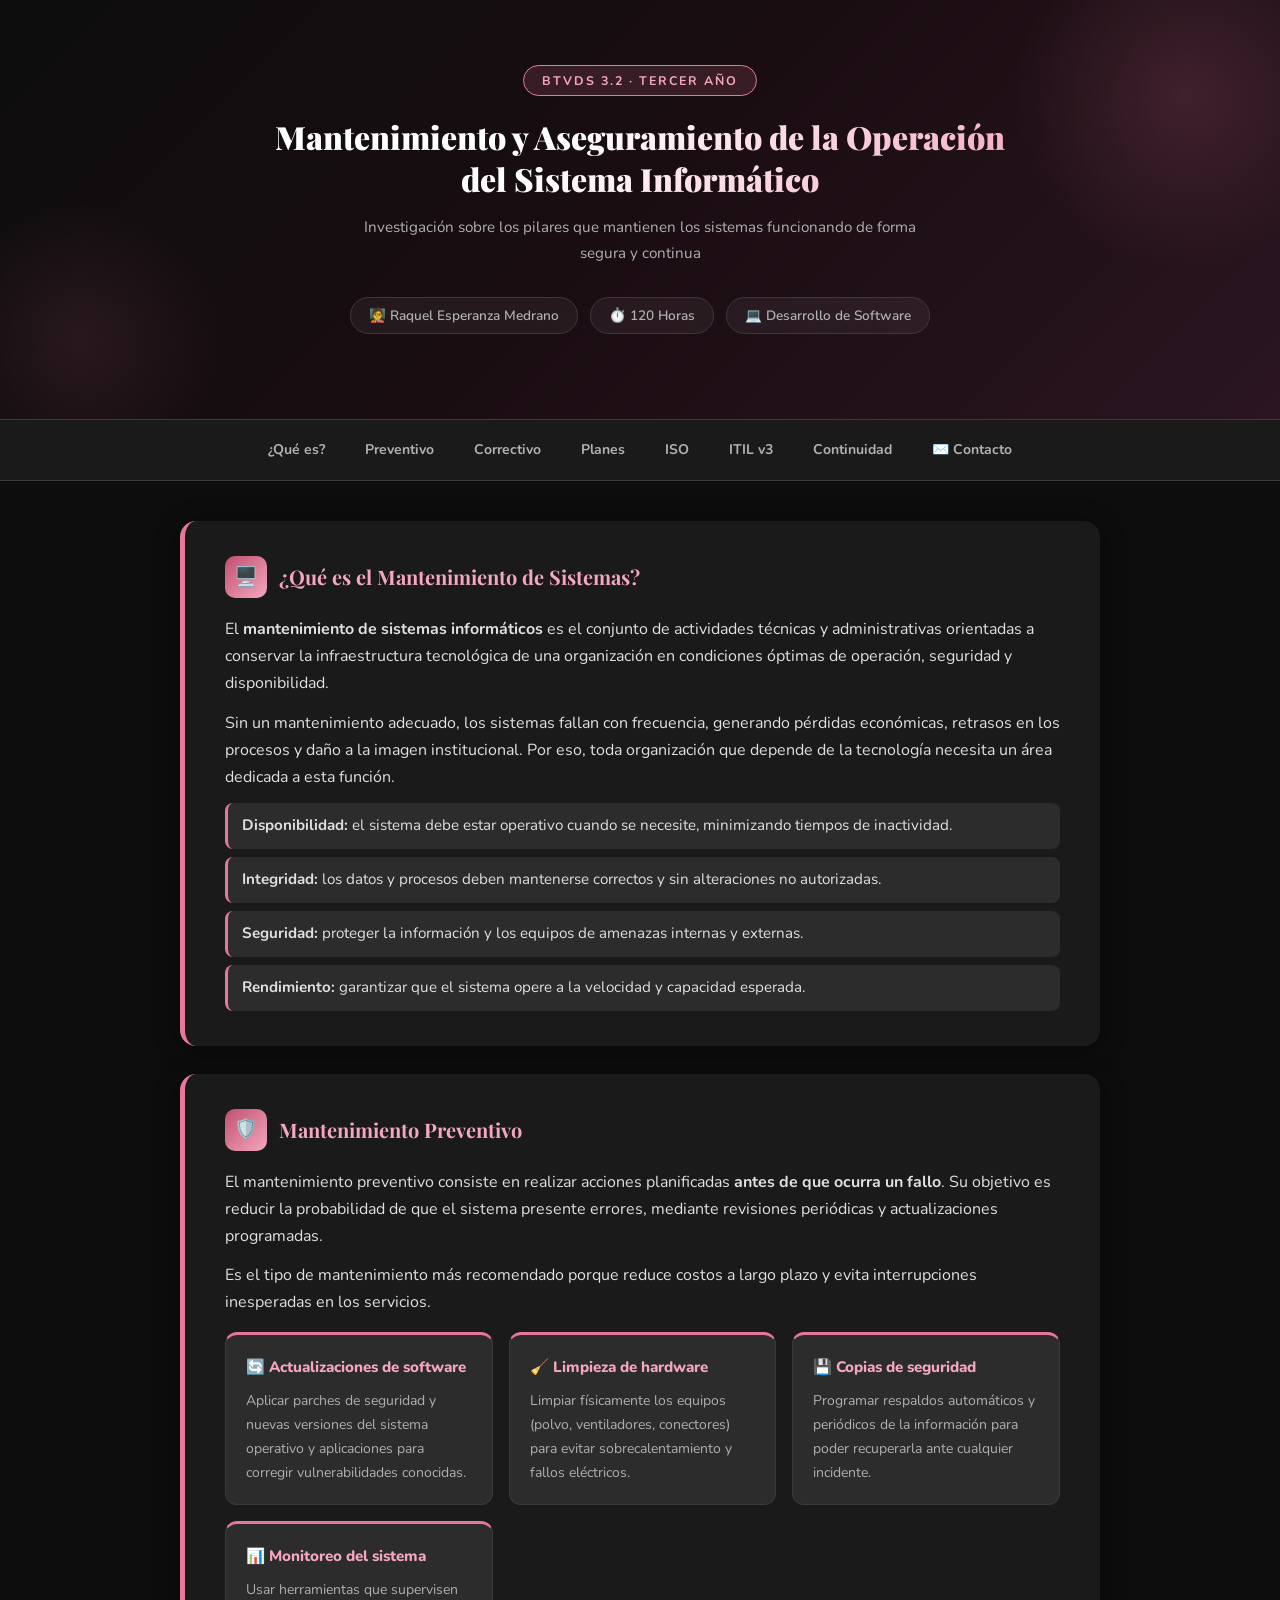
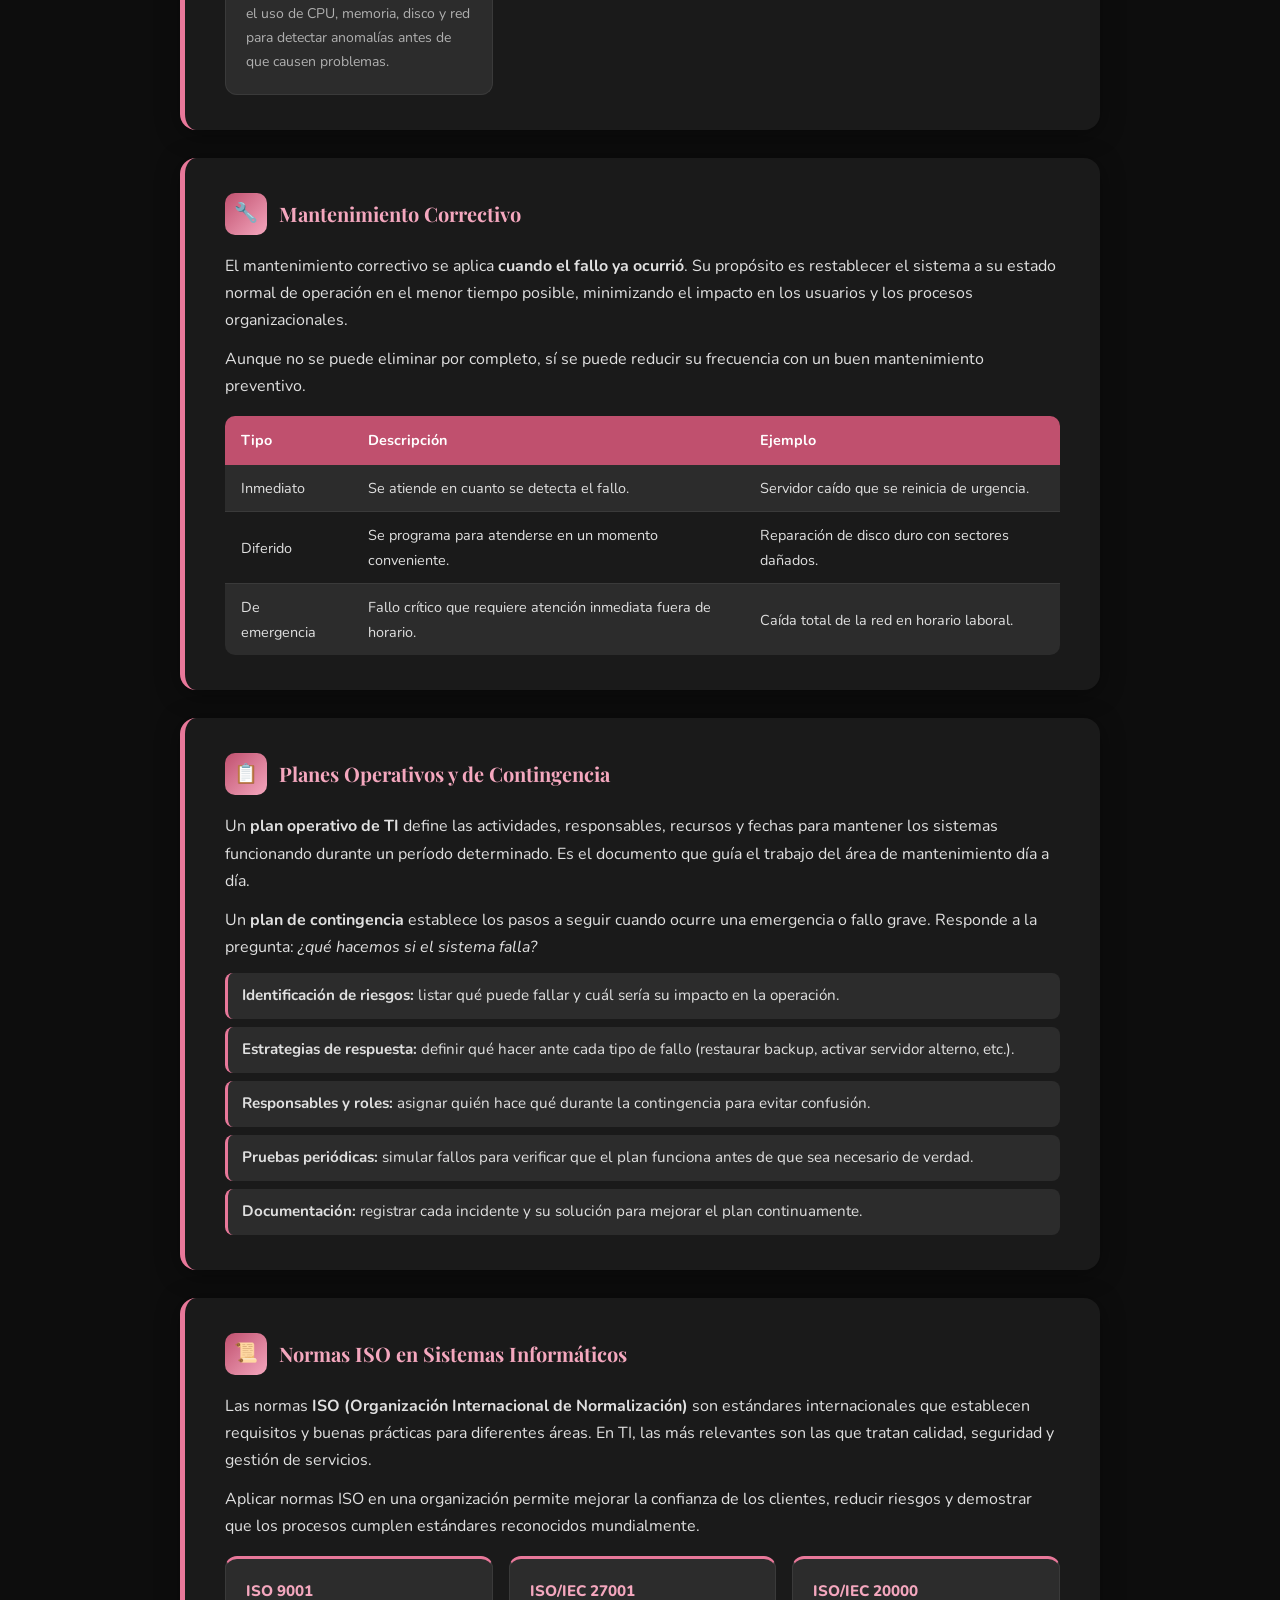
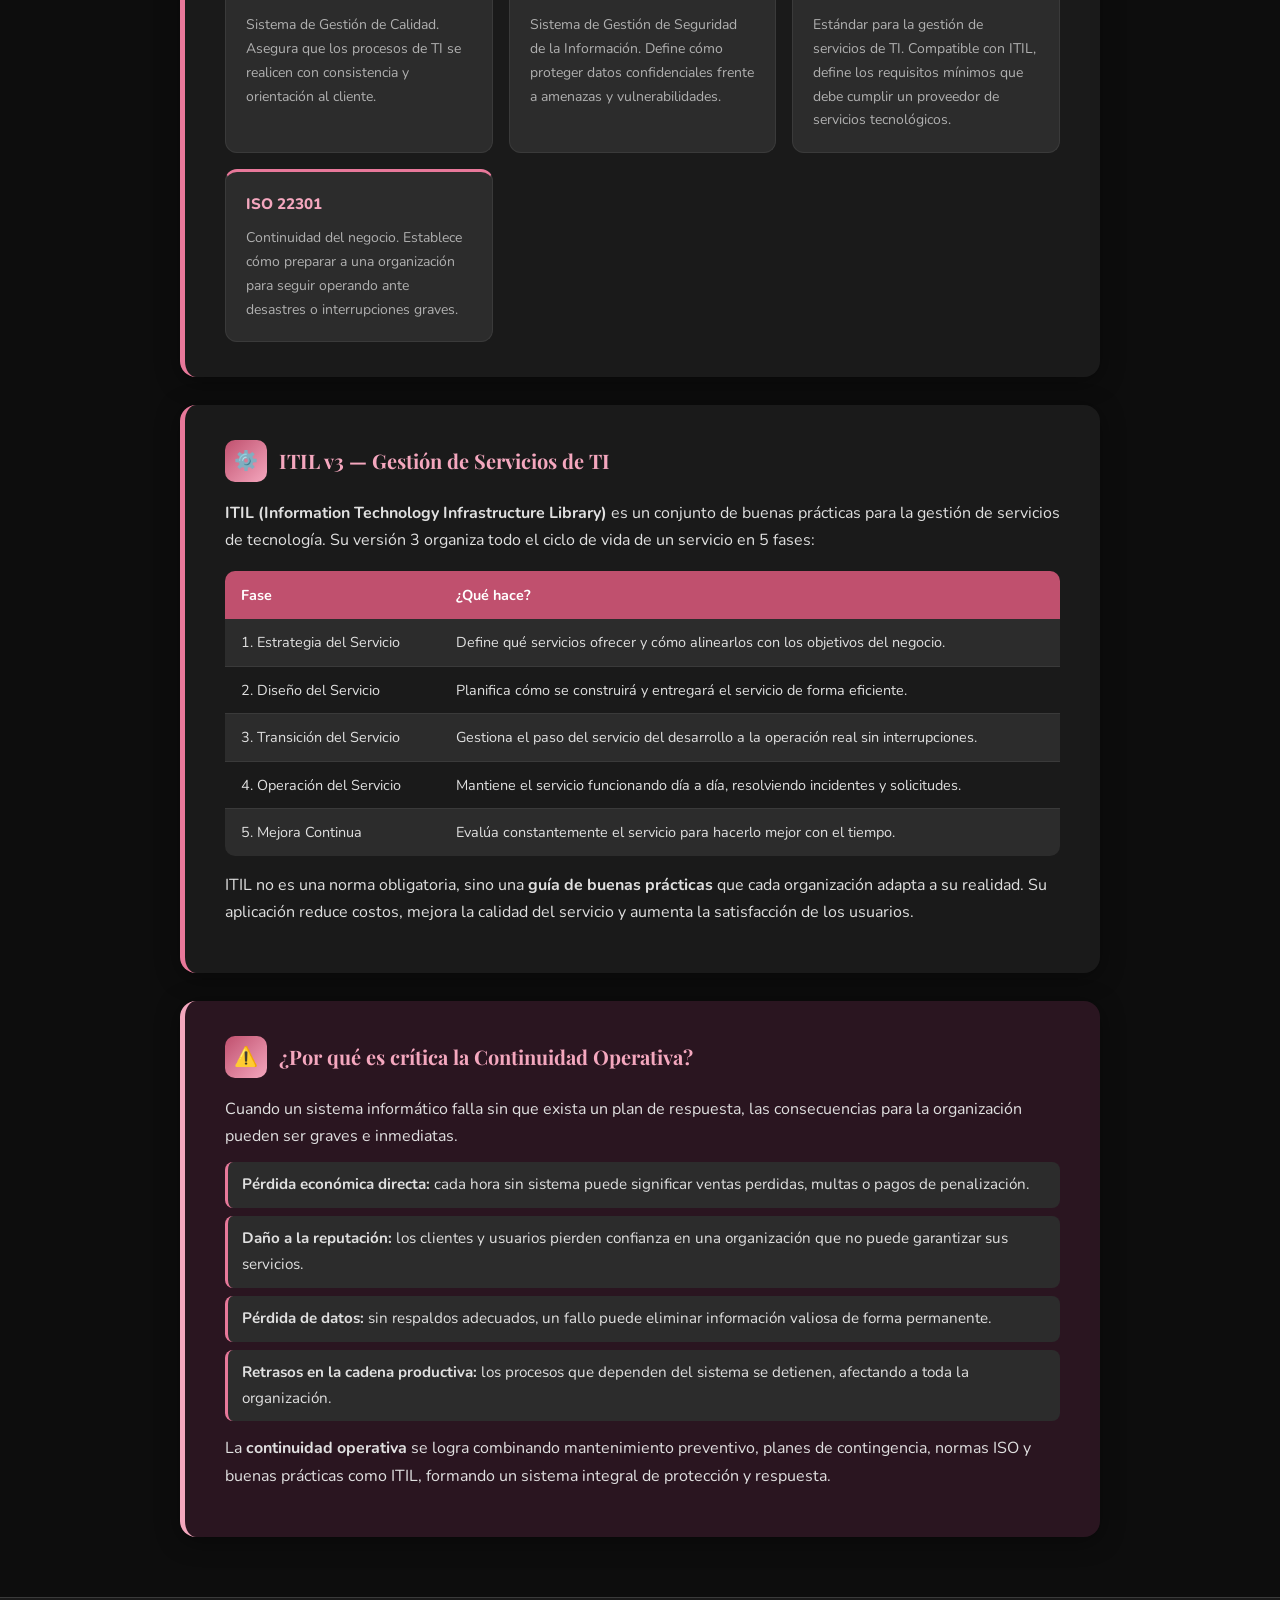
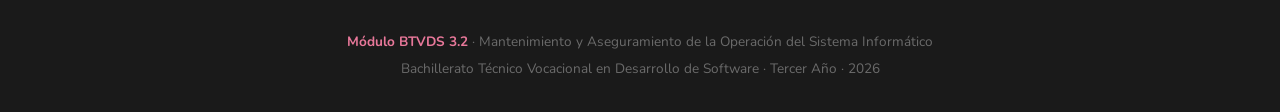
<file: index.html>
<!DOCTYPE html>
<html lang="es">

<head>
  <meta charset="UTF-8">
  <!-- charset: permite tildes y caracteres especiales -->

  <meta name="viewport" content="width=device-width, initial-scale=1.0">
  <!-- viewport: adapta la página a celulares y tablets -->

  <title>Módulo 3.2 - Mantenimiento de Sistemas Informáticos</title>
  <!-- title: texto que aparece en la pestaña del navegador -->

  <link rel="stylesheet" href="style.css">
  <!-- link: conecta este HTML con los estilos del archivo style.css -->
</head>

<body>

  <!-- HEADER: bloque principal de presentación con gradiente definido en style.css -->
  <header>
    <div class="header-badge">BTVDS 3.2 · Tercer Año</div>
    <h1>Mantenimiento y Aseguramiento de la Operación del Sistema Informático</h1>
    <p class="subtitulo">Investigación sobre los pilares que mantienen los sistemas funcionando de forma segura y continua</p>
    <div class="header-datos">
      <span>🧑‍🏫 Raquel Esperanza Medrano</span>
      <span>⏱️ 120 Horas</span>
      <span>💻 Desarrollo de Software</span>
    </div>
  </header>

  <!-- NAV: menú de navegación fijo  — cada href apunta al id de una sección -->
  <nav>
    <a href="#intro">¿Qué es?</a>
    <a href="#preventivo">Preventivo</a>
    <a href="#correctivo">Correctivo</a>
    <a href="#planes">Planes</a>
    <a href="#iso">ISO</a>
    <a href="#itil">ITIL v3</a>
    <a href="#continuidad">Continuidad</a>
    <!-- href="contacto.html": abre la página de contacto -->
    <a href="contacto.html">✉️ Contacto</a>
  </nav>

  <main>

    <!-- ══════════════════════════════════════════
         SECCIÓN 1: Introducción al mantenimiento
         ══════════════════════════════════════════ -->
    <section id="intro">
      <div class="section-header">
        <div class="section-icon">🖥️</div>
        <h2>¿Qué es el Mantenimiento de Sistemas?</h2>
      </div>
      <p>El <strong>mantenimiento de sistemas informáticos</strong> es el conjunto de actividades técnicas y administrativas orientadas a conservar la infraestructura tecnológica de una organización en condiciones óptimas de operación, seguridad y disponibilidad.</p>
      <p>Sin un mantenimiento adecuado, los sistemas fallan con frecuencia, generando pérdidas económicas, retrasos en los procesos y daño a la imagen institucional. Por eso, toda organización que depende de la tecnología necesita un área dedicada a esta función.</p>

      <ul>
        <li><strong>Disponibilidad:</strong> el sistema debe estar operativo cuando se necesite, minimizando tiempos de inactividad.</li>
        <li><strong>Integridad:</strong> los datos y procesos deben mantenerse correctos y sin alteraciones no autorizadas.</li>
        <li><strong>Seguridad:</strong> proteger la información y los equipos de amenazas internas y externas.</li>
        <li><strong>Rendimiento:</strong> garantizar que el sistema opere a la velocidad y capacidad esperada.</li>
      </ul>
    </section>


    <!-- ══════════════════════════════════════════
         SECCIÓN 2: Mantenimiento Preventivo
         ══════════════════════════════════════════ -->
    <section id="preventivo">
      <div class="section-header">
        <div class="section-icon">🛡️</div>
        <h2>Mantenimiento Preventivo</h2>
      </div>
      <p>El mantenimiento preventivo consiste en realizar acciones planificadas <strong>antes de que ocurra un fallo</strong>. Su objetivo es reducir la probabilidad de que el sistema presente errores, mediante revisiones periódicas y actualizaciones programadas.</p>
      <p>Es el tipo de mantenimiento más recomendado porque reduce costos a largo plazo y evita interrupciones inesperadas en los servicios.</p>

      <div class="tarjetas">
        <div class="tarjeta">
          <h3>🔄 Actualizaciones de software</h3>
          <p>Aplicar parches de seguridad y nuevas versiones del sistema operativo y aplicaciones para corregir vulnerabilidades conocidas.</p>
        </div>
        <div class="tarjeta">
          <h3>🧹 Limpieza de hardware</h3>
          <p>Limpiar físicamente los equipos (polvo, ventiladores, conectores) para evitar sobrecalentamiento y fallos eléctricos.</p>
        </div>
        <div class="tarjeta">
          <h3>💾 Copias de seguridad</h3>
          <p>Programar respaldos automáticos y periódicos de la información para poder recuperarla ante cualquier incidente.</p>
        </div>
        <div class="tarjeta">
          <h3>📊 Monitoreo del sistema</h3>
          <p>Usar herramientas que supervisen el uso de CPU, memoria, disco y red para detectar anomalías antes de que causen problemas.</p>
        </div>
      </div>
    </section>


    <!-- ══════════════════════════════════════════
         SECCIÓN 3: Mantenimiento Correctivo
         ══════════════════════════════════════════ -->
    <section id="correctivo">
      <div class="section-header">
        <div class="section-icon">🔧</div>
        <h2>Mantenimiento Correctivo</h2>
      </div>
      <p>El mantenimiento correctivo se aplica <strong>cuando el fallo ya ocurrió</strong>. Su propósito es restablecer el sistema a su estado normal de operación en el menor tiempo posible, minimizando el impacto en los usuarios y los procesos organizacionales.</p>
      <p>Aunque no se puede eliminar por completo, sí se puede reducir su frecuencia con un buen mantenimiento preventivo.</p>

      <table>
        <tr>
          <th>Tipo</th>
          <th>Descripción</th>
          <th>Ejemplo</th>
        </tr>
        <tr>
          <td>Inmediato</td>
          <td>Se atiende en cuanto se detecta el fallo.</td>
          <td>Servidor caído que se reinicia de urgencia.</td>
        </tr>
        <tr>
          <td>Diferido</td>
          <td>Se programa para atenderse en un momento conveniente.</td>
          <td>Reparación de disco duro con sectores dañados.</td>
        </tr>
        <tr>
          <td>De emergencia</td>
          <td>Fallo crítico que requiere atención inmediata fuera de horario.</td>
          <td>Caída total de la red en horario laboral.</td>
        </tr>
      </table>
    </section>


    <!-- ══════════════════════════════════════════
         SECCIÓN 4: Planes Operativos y Contingenciales
         ══════════════════════════════════════════ -->
    <section id="planes">
      <div class="section-header">
        <div class="section-icon">📋</div>
        <h2>Planes Operativos y de Contingencia</h2>
      </div>
      <p>Un <strong>plan operativo de TI</strong> define las actividades, responsables, recursos y fechas para mantener los sistemas funcionando durante un período determinado. Es el documento que guía el trabajo del área de mantenimiento día a día.</p>
      <p>Un <strong>plan de contingencia</strong> establece los pasos a seguir cuando ocurre una emergencia o fallo grave. Responde a la pregunta: <em>¿qué hacemos si el sistema falla?</em></p>

      <ul>
        <li><strong>Identificación de riesgos:</strong> listar qué puede fallar y cuál sería su impacto en la operación.</li>
        <li><strong>Estrategias de respuesta:</strong> definir qué hacer ante cada tipo de fallo (restaurar backup, activar servidor alterno, etc.).</li>
        <li><strong>Responsables y roles:</strong> asignar quién hace qué durante la contingencia para evitar confusión.</li>
        <li><strong>Pruebas periódicas:</strong> simular fallos para verificar que el plan funciona antes de que sea necesario de verdad.</li>
        <li><strong>Documentación:</strong> registrar cada incidente y su solución para mejorar el plan continuamente.</li>
      </ul>
    </section>


    <!-- ══════════════════════════════════════════
         SECCIÓN 5: Normas ISO
         ══════════════════════════════════════════ -->
    <section id="iso">
      <div class="section-header">
        <div class="section-icon">📜</div>
        <h2>Normas ISO en Sistemas Informáticos</h2>
      </div>
      <p>Las normas <strong>ISO (Organización Internacional de Normalización)</strong> son estándares internacionales que establecen requisitos y buenas prácticas para diferentes áreas. En TI, las más relevantes son las que tratan calidad, seguridad y gestión de servicios.</p>
      <p>Aplicar normas ISO en una organización permite mejorar la confianza de los clientes, reducir riesgos y demostrar que los procesos cumplen estándares reconocidos mundialmente.</p>

      <div class="tarjetas">
        <div class="tarjeta">
          <h3>ISO 9001</h3>
          <p>Sistema de Gestión de Calidad. Asegura que los procesos de TI se realicen con consistencia y orientación al cliente.</p>
        </div>
        <div class="tarjeta">
          <h3>ISO/IEC 27001</h3>
          <p>Sistema de Gestión de Seguridad de la Información. Define cómo proteger datos confidenciales frente a amenazas y vulnerabilidades.</p>
        </div>
        <div class="tarjeta">
          <h3>ISO/IEC 20000</h3>
          <p>Estándar para la gestión de servicios de TI. Compatible con ITIL, define los requisitos mínimos que debe cumplir un proveedor de servicios tecnológicos.</p>
        </div>
        <div class="tarjeta">
          <h3>ISO 22301</h3>
          <p>Continuidad del negocio. Establece cómo preparar a una organización para seguir operando ante desastres o interrupciones graves.</p>
        </div>
      </div>
    </section>


    <!-- ══════════════════════════════════════════
         SECCIÓN 6: ITIL v3
         ══════════════════════════════════════════ -->
    <section id="itil">
      <div class="section-header">
        <div class="section-icon">⚙️</div>
        <h2>ITIL v3 — Gestión de Servicios de TI</h2>
      </div>
      <p><strong>ITIL (Information Technology Infrastructure Library)</strong> es un conjunto de buenas prácticas para la gestión de servicios de tecnología. Su versión 3 organiza todo el ciclo de vida de un servicio en 5 fases:</p>

      <table>
        <tr>
          <th>Fase</th>
          <th>¿Qué hace?</th>
        </tr>
        <tr>
          <td>1. Estrategia del Servicio</td>
          <td>Define qué servicios ofrecer y cómo alinearlos con los objetivos del negocio.</td>
        </tr>
        <tr>
          <td>2. Diseño del Servicio</td>
          <td>Planifica cómo se construirá y entregará el servicio de forma eficiente.</td>
        </tr>
        <tr>
          <td>3. Transición del Servicio</td>
          <td>Gestiona el paso del servicio del desarrollo a la operación real sin interrupciones.</td>
        </tr>
        <tr>
          <td>4. Operación del Servicio</td>
          <td>Mantiene el servicio funcionando día a día, resolviendo incidentes y solicitudes.</td>
        </tr>
        <tr>
          <td>5. Mejora Continua</td>
          <td>Evalúa constantemente el servicio para hacerlo mejor con el tiempo.</td>
        </tr>
      </table>

      <p style="margin-top:16px;">ITIL no es una norma obligatoria, sino una <strong>guía de buenas prácticas</strong> que cada organización adapta a su realidad. Su aplicación reduce costos, mejora la calidad del servicio y aumenta la satisfacción de los usuarios.</p>
    </section>


    <!-- ══════════════════════════════════════════
         SECCIÓN 7: Continuidad — usa clase "alerta"
         para diferenciarse visualmente (borde naranja)
         ══════════════════════════════════════════ -->
    <section id="continuidad" class="alerta">
      <div class="section-header">
        <div class="section-icon">⚠️</div>
        <h2>¿Por qué es crítica la Continuidad Operativa?</h2>
      </div>
      <p>Cuando un sistema informático falla sin que exista un plan de respuesta, las consecuencias para la organización pueden ser graves e inmediatas.</p>

      <ul>
        <li><strong>Pérdida económica directa:</strong> cada hora sin sistema puede significar ventas perdidas, multas o pagos de penalización.</li>
        <li><strong>Daño a la reputación:</strong> los clientes y usuarios pierden confianza en una organización que no puede garantizar sus servicios.</li>
        <li><strong>Pérdida de datos:</strong> sin respaldos adecuados, un fallo puede eliminar información valiosa de forma permanente.</li>
        <li><strong>Retrasos en la cadena productiva:</strong> los procesos que dependen del sistema se detienen, afectando a toda la organización.</li>
      </ul>

      <p style="margin-top:14px;">La <strong>continuidad operativa</strong> se logra combinando mantenimiento preventivo, planes de contingencia, normas ISO y buenas prácticas como ITIL, formando un sistema integral de protección y respuesta.</p>
    </section>

  </main>

  <!-- FOOTER: pie de página con información de cierre -->
  <footer>
    <p><strong>Módulo BTVDS 3.2</strong> · Mantenimiento y Aseguramiento de la Operación del Sistema Informático</p>
    <p>Bachillerato Técnico Vocacional en Desarrollo de Software · Tercer Año · 2026</p>
  </footer>

</body>
</html>
</file>
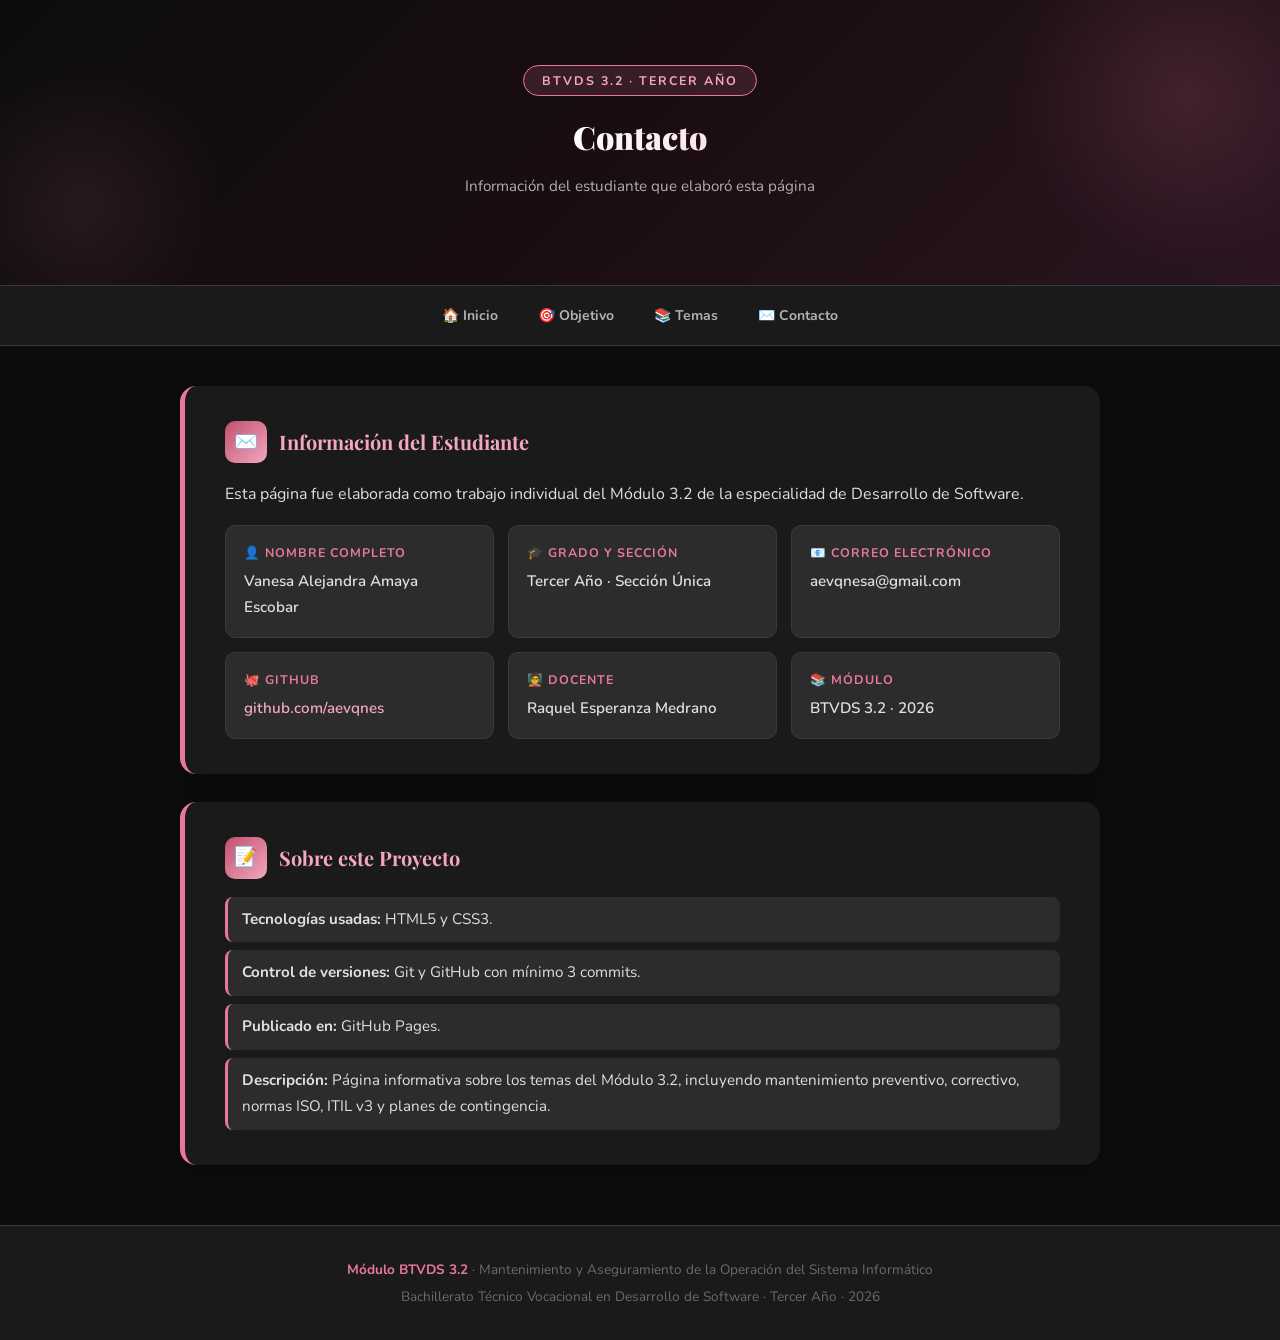
<file: contacto.html>
<!DOCTYPE html>
<!-- DOCTYPE: le dice al navegador que esto es HTML5 -->

<html lang="es">
<!-- lang="es": idioma español -->

<head>
  <meta charset="UTF-8">
  <!-- charset: permite tildes y caracteres especiales -->

  <meta name="viewport" content="width=device-width, initial-scale=1.0">
  <!-- viewport: adapta la página a celulares -->

  <title>Contacto - Módulo 3.2</title>
  <!-- title: texto que aparece en la pestaña del navegador -->

  <link rel="stylesheet" href="style.css">
  <!-- link: conecta con el mismo style.css del proyecto -->
</head>

<body>

  <!-- HEADER: mismo estilo que index.html para que se vea uniforme -->
  <header>
    <div class="header-badge">BTVDS 3.2 · Tercer Año</div>
    <h1>Contacto</h1>
    <p class="subtitulo">Información del estudiante que elaboró esta página</p>
  </header>

  <!-- NAV: menú de navegación — el enlace "Contacto" lleva de vuelta aquí
       y el enlace "Inicio" lleva al index.html -->
  <nav>
    <!-- href="index.html": navega al archivo index.html -->
    <a href="index.html">🏠 Inicio</a>
    <a href="index.html#objetivo">🎯 Objetivo</a>
    <a href="index.html#temas">📚 Temas</a>
    <!-- este enlace apunta a esta misma página -->
    <a href="contacto.html">✉️ Contacto</a>
  </nav>

  <main>

    <!-- ══════════════════════════════════════════
         SECCIÓN PRINCIPAL DE CONTACTO
         Rellena cada campo con tu información
         antes de hacer git push
         ══════════════════════════════════════════ -->
    <section id="contacto">
      <div class="section-header">
        <div class="section-icon">✉️</div>
        <h2>Información del Estudiante</h2>
      </div>

      <p>Esta página fue elaborada como trabajo individual del Módulo 3.2 de la especialidad de Desarrollo de Software.</p>

      <!-- contacto-grid: cuadrícula definida en style.css -->
      <div class="contacto-grid">

        <div class="contacto-item">
          <span class="contacto-label">👤 Nombre completo</span>
          <!-- CAMBIA ESTE TEXTO por tu nombre y apellido -->
          <span class="contacto-valor">Vanesa Alejandra Amaya Escobar</span>
        </div>

        <div class="contacto-item">
          <span class="contacto-label">🎓 Grado y Sección</span>
          <!-- CAMBIA ESTE TEXTO por tu grado y sección -->
          <span class="contacto-valor">Tercer Año · Sección Única</span>
        </div>

        <div class="contacto-item">
          <span class="contacto-label">📧 Correo electrónico</span>
          <!-- CAMBIA ESTE TEXTO por tu correo -->
          <span class="contacto-valor">aevqnesa@gmail.com</span>
        </div>

        <div class="contacto-item">
          <span class="contacto-label">🐙 GitHub</span>
          <!-- CAMBIA la URL y el texto por tu usuario real de GitHub -->
          <a class="contacto-valor contacto-link"
             href="https://github.com/aevqnes"
             target="_blank">
            github.com/aevqnes
          </a>
        </div>

        <div class="contacto-item">
          <span class="contacto-label">🧑‍🏫 Docente</span>
          <span class="contacto-valor">Raquel Esperanza Medrano</span>
        </div>

        <div class="contacto-item">
          <span class="contacto-label">📚 Módulo</span>
          <span class="contacto-valor">BTVDS 3.2 · 2026</span>
        </div>

      </div>
    </section>


    <!-- ══════════════════════════════════════════
         SECCIÓN: SOBRE ESTE PROYECTO
         Describe brevemente qué hiciste
         ══════════════════════════════════════════ -->
    <section id="sobre">
      <div class="section-header">
        <div class="section-icon">📝</div>
        <h2>Sobre este Proyecto</h2>
      </div>

      <ul>
        <li><strong>Tecnologías usadas:</strong> HTML5 y CSS3.</li>
        <li><strong>Control de versiones:</strong> Git y GitHub con mínimo 3 commits.</li>
        <li><strong>Publicado en:</strong> GitHub Pages.</li>
        <!-- CAMBIA ESTE TEXTO: describe en tus palabras de qué trata la página -->
        <li><strong>Descripción:</strong> Página informativa sobre los temas del Módulo 3.2, incluyendo mantenimiento preventivo, correctivo, normas ISO, ITIL v3 y planes de contingencia.</li>
      </ul>
    </section>

  </main>

  <!-- FOOTER igual al de index.html -->
  <footer>
    <p><strong>Módulo BTVDS 3.2</strong> · Mantenimiento y Aseguramiento de la Operación del Sistema Informático</p>
    <p>Bachillerato Técnico Vocacional en Desarrollo de Software · Tercer Año · 2026</p>
  </footer>

</body>
</html>
</file>
<file: style.css>
/* ================================================
   style.css
   Hoja de estilos principal del sitio.
   Se conecta al index.html con:
   <link rel="stylesheet" href="style.css">
   ================================================ */

/* -- Importar fuentes de Google Fonts -- */
@import url('https://fonts.googleapis.com/css2?family=Nunito:wght@400;600;700;800&family=Playfair+Display:wght@700;900&display=swap');

/* -- Variables CSS: paleta negro, gris y rosado -- */
:root {
  --negro: #0d0d0d;
  --gris-oscuro: #1a1a1a;
  --gris-medio: #2c2c2c;
  --gris-borde: #3a3a3a;
  --gris-suave: #6b6b6b;
  --gris-claro: #b0b0b0;
  --rosado: #e8789a;
  --rosado-claro: #f4a7be;
  --rosado-oscuro: #c0506e;
  --rosado-fondo: #2a1520;
  --blanco: #f5f5f5;
  --texto: #e0e0e0;
  --sombra: 0 4px 24px rgba(0,0,0,0.4);
}

/* -- Reset básico -- */
* {
  margin: 0;
  padding: 0;
  box-sizing: border-box;
}

/* -- Estilo base del body con fondo negro -- */
body {
  font-family: 'Nunito', sans-serif;
  background-color: var(--negro);
  color: var(--texto);
  line-height: 1.7;
}

/* ── HEADER ─────────────────────────────────── */
/* Fondo negro con degradado rosado sutil */
header {
  background: linear-gradient(135deg, #0d0d0d 0%, #1a0d12 50%, #2a1520 100%);
  color: white;
  padding: 65px 40px 85px;
  text-align: center;
  position: relative;
  overflow: hidden;
  border-bottom: 1px solid var(--gris-borde);
}

/* Círculo decorativo rosado arriba a la derecha */
header::before {
  content: '';
  position: absolute;
  top: -80px; right: -80px;
  width: 350px; height: 350px;
  border-radius: 50%;
  background: radial-gradient(circle, rgba(232,120,154,0.15) 0%, transparent 70%);
}

/* Círculo decorativo rosado abajo a la izquierda */
header::after {
  content: '';
  position: absolute;
  bottom: -60px; left: -60px;
  width: 280px; height: 280px;
  border-radius: 50%;
  background: radial-gradient(circle, rgba(232,120,154,0.1) 0%, transparent 70%);
}

/* Badge pequeño encima del título */
.header-badge {
  display: inline-block;
  background: rgba(232,120,154,0.15);
  border: 1px solid var(--rosado);
  color: var(--rosado-claro);
  padding: 4px 18px;
  border-radius: 20px;
  font-size: 0.78rem;
  font-weight: 700;
  letter-spacing: 2px;
  text-transform: uppercase;
  margin-bottom: 20px;
}

/* Título principal con fuente Playfair Display elegante */
header h1 {
  font-family: 'Playfair Display', serif;
  font-size: 2rem;
  font-weight: 900;
  line-height: 1.3;
  max-width: 750px;
  margin: 0 auto 16px;
  /* degradado de blanco a rosado en el texto */
  background: linear-gradient(135deg, #ffffff 40%, var(--rosado-claro));
  -webkit-background-clip: text;
  -webkit-text-fill-color: transparent;
  background-clip: text;
}

header .subtitulo {
  color: var(--gris-claro);
  font-size: 0.95rem;
  max-width: 600px;
  margin: 0 auto;
}

/* Chips de datos debajo del subtítulo */
.header-datos {
  display: flex;
  justify-content: center;
  flex-wrap: wrap;
  gap: 12px;
  margin-top: 30px;
}

.header-datos span {
  background: rgba(255,255,255,0.05);
  border: 1px solid var(--gris-borde);
  color: var(--gris-claro);
  padding: 6px 18px;
  border-radius: 30px;
  font-size: 0.85rem;
  font-weight: 600;
}

/* ── NAVEGACIÓN ─────────────────────────────── */
/* Menú fijo al hacer scroll gracias a position: sticky */
nav {
  background: var(--gris-oscuro);
  border-bottom: 1px solid var(--gris-borde);
  display: flex;
  justify-content: center;
  flex-wrap: wrap;
  gap: 4px;
  padding: 10px 20px;
  position: sticky;
  top: 0;
  z-index: 100;
}

/* Cada enlace del menú */
nav a {
  color: var(--gris-claro);
  text-decoration: none;
  padding: 8px 18px;
  border-radius: 25px;
  font-size: 0.875rem;
  font-weight: 700;
  transition: all 0.25s;
}

/* Hover: fondo rosado oscuro y texto blanco */
nav a:hover {
  background: var(--rosado-oscuro);
  color: white;
}

/* ── MAIN ───────────────────────────────────── */
main {
  max-width: 960px;
  margin: 0 auto;
  padding: 40px 20px 60px;
  display: flex;
  flex-direction: column;
  gap: 28px;
}

/* ── SECCIONES ──────────────────────────────── */
/* Fondo gris oscuro con borde rosado a la izquierda */
section {
  background: var(--gris-oscuro);
  border-radius: 16px;
  padding: 35px 40px;
  box-shadow: var(--sombra);
  border-left: 5px solid var(--rosado);
  animation: fadeUp 0.5s ease both;
}

/* Animación de entrada suave */
@keyframes fadeUp {
  from { opacity: 0; transform: translateY(22px); }
  to   { opacity: 1; transform: translateY(0); }
}

/* Retraso escalonado por sección */
section:nth-child(1) { animation-delay: 0.1s; }
section:nth-child(2) { animation-delay: 0.2s; }
section:nth-child(3) { animation-delay: 0.3s; }
section:nth-child(4) { animation-delay: 0.4s; }
section:nth-child(5) { animation-delay: 0.5s; }
section:nth-child(6) { animation-delay: 0.6s; }
section:nth-child(7) { animation-delay: 0.7s; }

/* Encabezado interno con ícono y título */
.section-header {
  display: flex;
  align-items: center;
  gap: 12px;
  margin-bottom: 18px;
}

/* Ícono con degradado rosado */
.section-icon {
  width: 42px;
  height: 42px;
  background: linear-gradient(135deg, var(--rosado-oscuro), var(--rosado-claro));
  border-radius: 10px;
  display: flex;
  align-items: center;
  justify-content: center;
  font-size: 1.2rem;
  flex-shrink: 0;
}

/* Título de cada sección en rosado claro */
section h2 {
  font-family: 'Playfair Display', serif;
  color: var(--rosado-claro);
  font-size: 1.25rem;
  font-weight: 700;
}

section p {
  margin-bottom: 12px;
  color: var(--texto);
}

/* ── LISTAS ─────────────────────────────────── */
section ul {
  list-style: none;
  margin-top: 10px;
  display: flex;
  flex-direction: column;
  gap: 8px;
}

/* Item con borde rosado a la izquierda */
section ul li {
  padding: 10px 14px;
  background: var(--gris-medio);
  border-radius: 8px;
  border-left: 3px solid var(--rosado);
  font-size: 0.95rem;
  color: var(--texto);
}

/* ── TARJETAS ───────────────────────────────── */
.tarjetas {
  display: grid;
  grid-template-columns: repeat(auto-fill, minmax(220px, 1fr));
  gap: 16px;
  margin-top: 16px;
}

/* Tarjeta con fondo gris medio y borde superior rosado */
.tarjeta {
  background: var(--gris-medio);
  border: 1px solid var(--gris-borde);
  border-top: 3px solid var(--rosado);
  border-radius: 12px;
  padding: 20px;
  transition: transform 0.2s, box-shadow 0.2s;
}

/* La tarjeta sube al pasar el mouse */
.tarjeta:hover {
  transform: translateY(-5px);
  box-shadow: 0 10px 28px rgba(232,120,154,0.2);
}

.tarjeta h3 {
  color: var(--rosado-claro);
  font-size: 0.95rem;
  font-weight: 800;
  margin-bottom: 8px;
}

.tarjeta p {
  font-size: 0.875rem;
  color: var(--gris-claro);
  margin: 0;
}

/* ── TABLA ──────────────────────────────────── */
table {
  width: 100%;
  border-collapse: collapse;
  margin-top: 16px;
  font-size: 0.9rem;
  border-radius: 10px;
  overflow: hidden;
}

/* Encabezado de tabla en rosado oscuro */
th {
  background: var(--rosado-oscuro);
  color: white;
  padding: 12px 16px;
  text-align: left;
  font-weight: 700;
}

td {
  padding: 11px 16px;
  border-bottom: 1px solid var(--gris-borde);
  color: var(--texto);
}

/* Filas pares con fondo levemente diferente */
tr:nth-child(even) td {
  background-color: var(--gris-medio);
}

tr:last-child td {
  border-bottom: none;
}

/* ── SECCIÓN ALERTA (continuidad) ───────────── */
/* Cambia el color del borde y el fondo levemente */
.alerta {
  background: var(--rosado-fondo);
  border-left: 5px solid var(--rosado-claro) !important;
}

.alerta h2 {
  color: var(--rosado-claro);
}

/* ── FOOTER ─────────────────────────────────── */
footer {
  background: var(--gris-oscuro);
  border-top: 1px solid var(--gris-borde);
  color: var(--gris-suave);
  text-align: center;
  padding: 30px 20px;
  font-size: 0.85rem;
  line-height: 2;
}

footer strong {
  color: var(--rosado);
}

/* ── CONTACTO ───────────────────────────────── */
/* Cuadrícula de 2 columnas para los datos de contacto */
.contacto-grid {
  display: grid;
  grid-template-columns: repeat(auto-fill, minmax(260px, 1fr));
  gap: 14px;
  margin-top: 16px;
}

/* Cada tarjeta de dato de contacto */
.contacto-item {
  background: var(--gris-medio);
  border: 1px solid var(--gris-borde);
  border-radius: 10px;
  padding: 16px 18px;
  display: flex;
  flex-direction: column;
  gap: 6px;
}

/* Etiqueta pequeña del campo (Nombre, Correo, etc.) */
.contacto-label {
  font-size: 0.78rem;
  color: var(--rosado);
  font-weight: 700;
  text-transform: uppercase;
  letter-spacing: 1px;
}

/* Valor del campo — aquí va el contenido que llenas tú */
.contacto-valor {
  font-size: 0.95rem;
  color: var(--texto);
  font-weight: 600;
}

/* Estilo especial para el enlace de GitHub */
.contacto-link {
  color: var(--rosado-claro);
  text-decoration: none;
}

.contacto-link:hover {
  text-decoration: underline;
}
</file>
